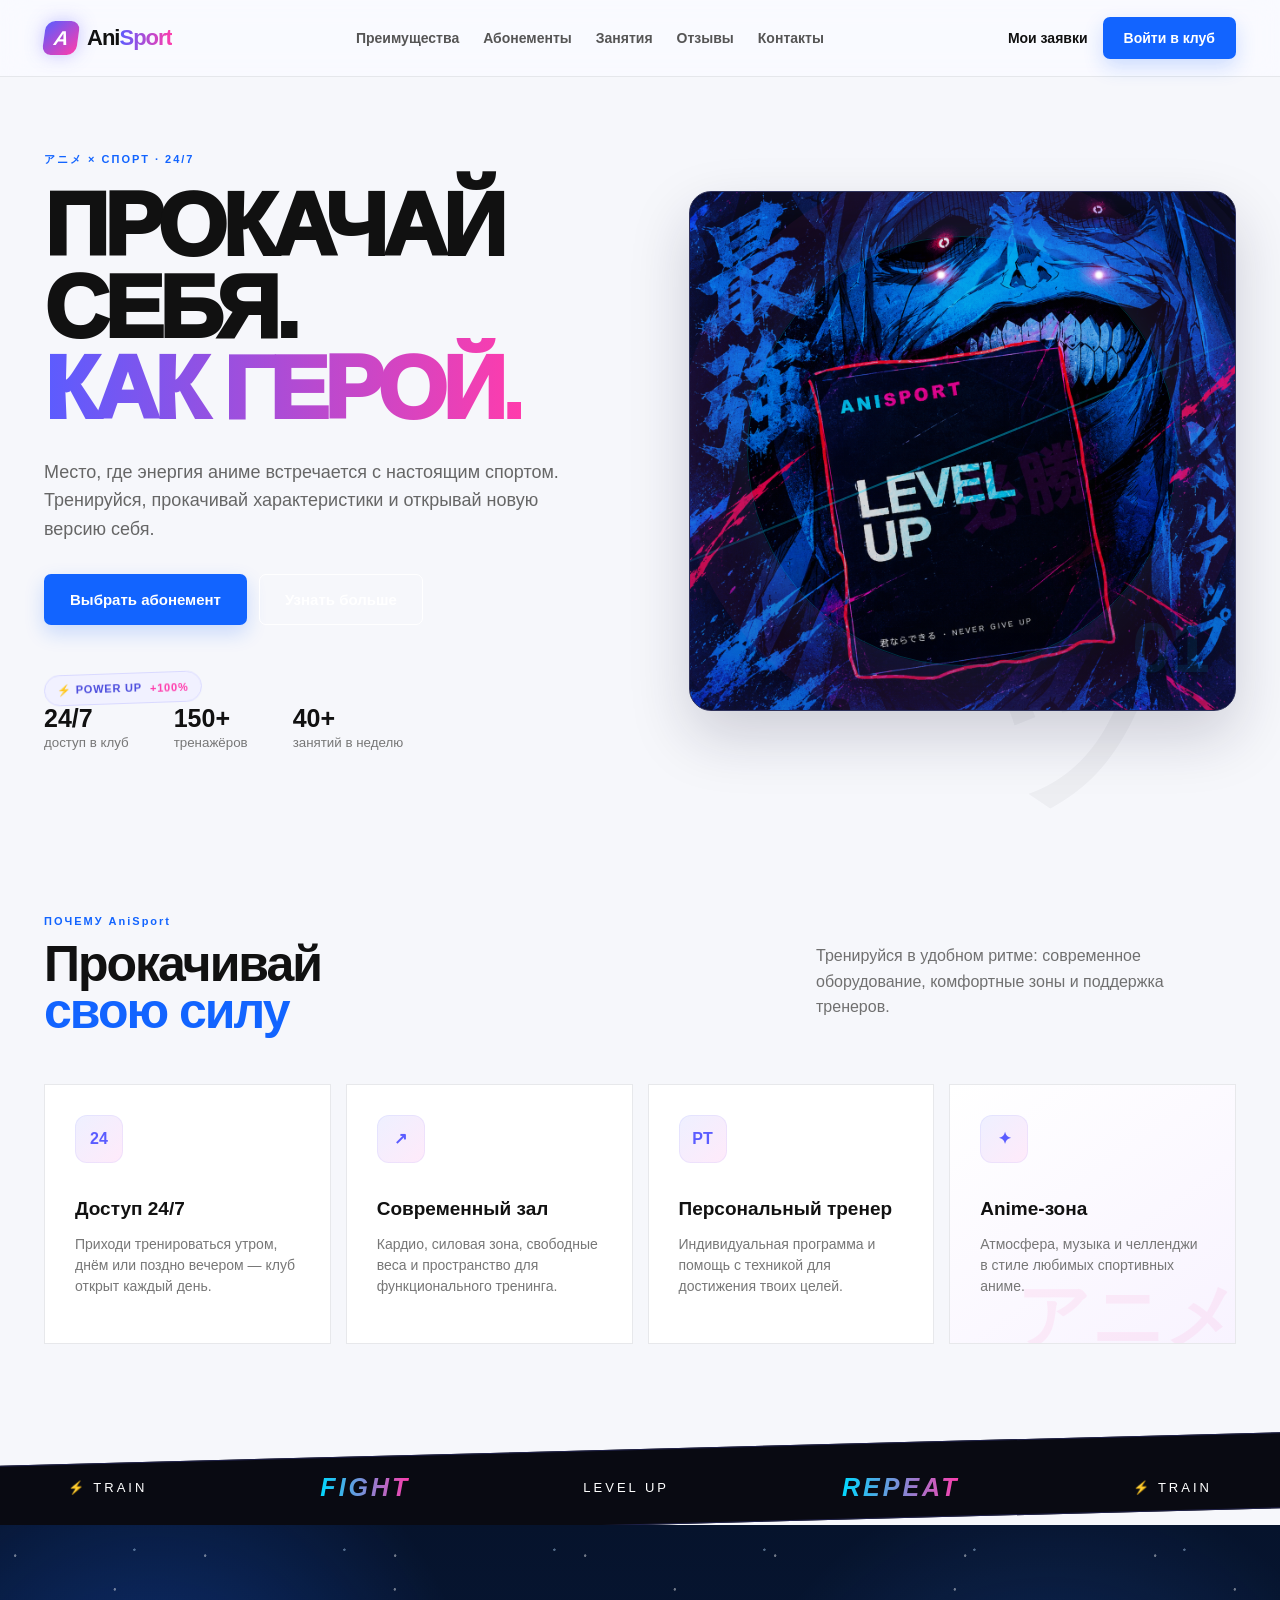
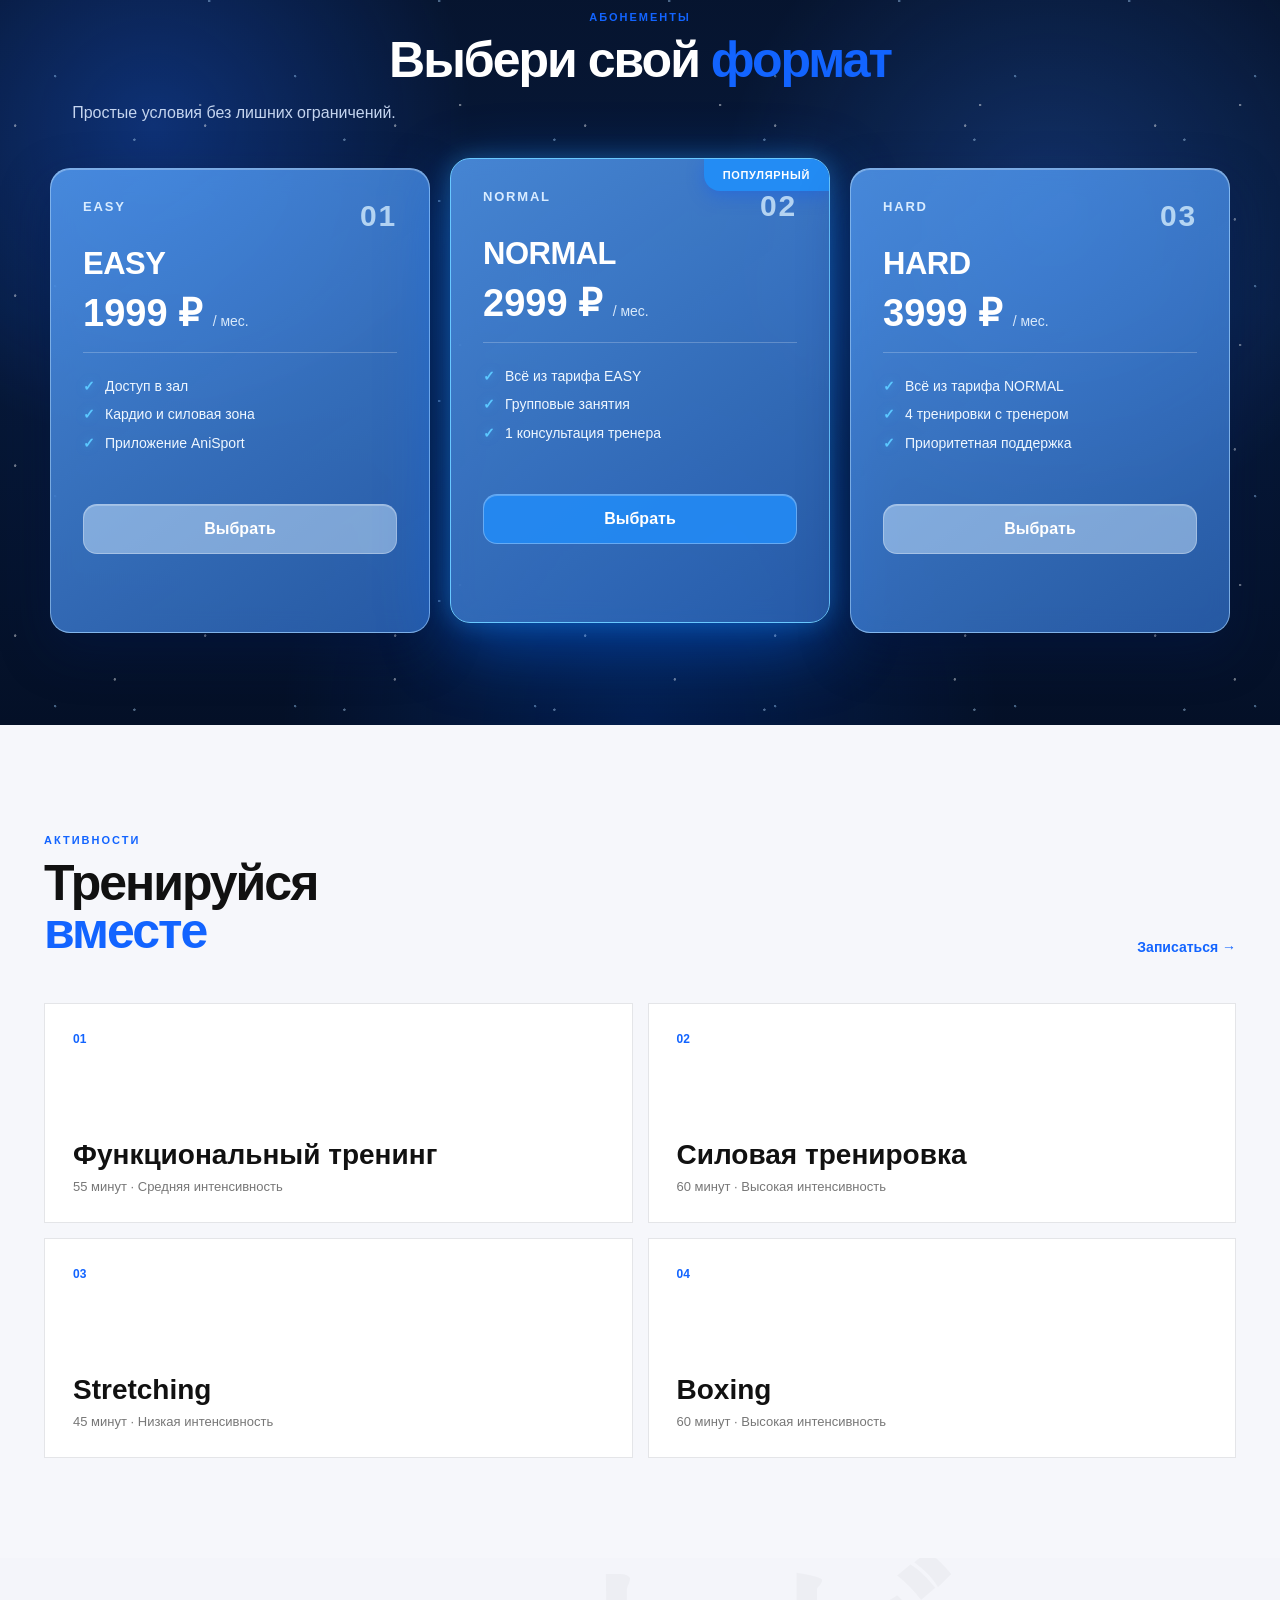
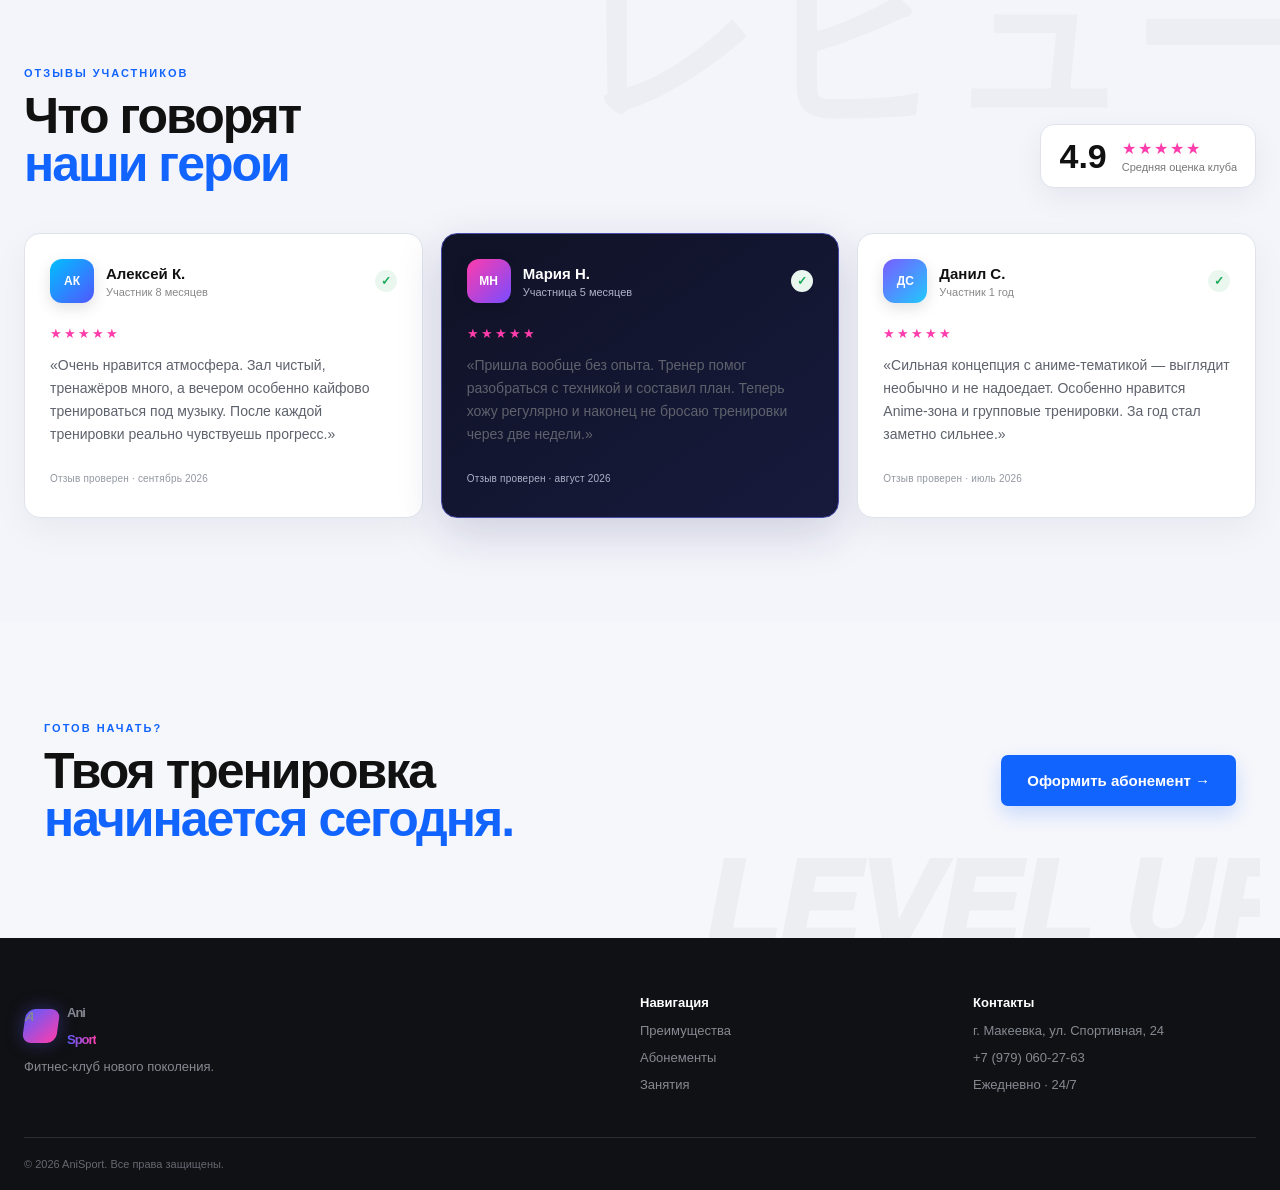
<file: index.html>
<!DOCTYPE html>
<html lang="ru">
<head>
<meta charset="UTF-8">
<meta name="viewport" content="width=device-width, initial-scale=1.0">
<title>AniSport — Фитнес-клуб</title>
<link rel="icon" href="img2/photo_2026-09-18_13-00-03.jpg">
<link rel="stylesheet" href="css2/style3.css">
<script src="JS/codirovka.js" defer></script>
</head>
<body>
<header class="site-header">
  <div class="header-content">
    <a class="brand" href="index.html"><span class="brand-mark">A</span><span>Ani<span>Sport</span></span></a>
    <nav>
      <a href="#advantages">Преимущества</a>
      <a href="#plans">Абонементы</a>
      <a href="#classes">Занятия</a>
      <a href="#reviews">Отзывы</a>
      <a href="#contacts">Контакты</a>
    </nav>
    <div class="header-actions">
      <a href="my-applications_final.html" class="header-link">Мои заявки</a>
      <a href="create-application_final.html" class="btn btn-blue">Войти в клуб</a>
    </div>
  </div>
</header>

<main>
<section class="hero">
  <div class="hero-content">
    <div class="eyebrow">アニメ × СПОРТ · 24/7</div>
    <h1>Прокачай себя.<br><span>Как герой.</span></h1>
    <p>Место, где энергия аниме встречается с настоящим спортом. Тренируйся, прокачивай характеристики и открывай новую версию себя.</p>
    <div class="hero-actions">
      <a href="create-application_final.html" class="btn btn-blue btn-large">Выбрать абонемент</a>
      <a href="#advantages" class="btn btn-outline btn-large">Узнать больше</a>
    </div>
    <div class="hero-badge">⚡ POWER UP <b>+100%</b></div>
    <div class="hero-stats">
      <div><strong>24/7</strong><small>доступ в клуб</small></div>
      <div><strong>150+</strong><small>тренажёров</small></div>
      <div><strong>40+</strong><small>занятий в неделю</small></div>
    </div>
  </div>
  <div class="hero-visual anime-poster-bg">
    <div class="hero-circle"></div>
    <div class="eye-glow eye-left"></div>
    <div class="eye-glow eye-right"></div>
    <div class="eye-scan"></div>
    <div class="floating-number">01</div>
  </div>
</section>

<section class="section" id="advantages">
  <div class="section-head">
    <div><span class="eyebrow">ПОЧЕМУ AniSport</span><h2>Прокачивай<br><span>свою силу</span></h2></div>
    <p>Тренируйся в удобном ритме: современное оборудование, комфортные зоны и поддержка тренеров.</p>
  </div>
  <div class="feature-grid">
    <article class="feature-card"><div class="feature-icon">24</div><h3>Доступ 24/7</h3><p>Приходи тренироваться утром, днём или поздно вечером — клуб открыт каждый день.</p></article>
    <article class="feature-card"><div class="feature-icon">↗</div><h3>Современный зал</h3><p>Кардио, силовая зона, свободные веса и пространство для функционального тренинга.</p></article>
    <article class="feature-card"><div class="feature-icon">PT</div><h3>Персональный тренер</h3><p>Индивидуальная программа и помощь с техникой для достижения твоих целей.</p></article>
    <article class="feature-card anime-card"><div class="feature-icon">✦</div><h3>Anime-зона</h3><p>Атмосфера, музыка и челленджи в стиле любимых спортивных аниме.</p></article>
  </div>
</section>

<section class="anime-strip"><div class="anime-strip-inner"><span>⚡ TRAIN</span><b>FIGHT</b><span>LEVEL UP</span><b>REPEAT</b><span>⚡ TRAIN</span></div></section>

<section class="plans-section" id="plans">
  <div class="section-head center">
    <span class="eyebrow">АБОНЕМЕНТЫ</span>
    <h2>Выбери свой <span>формат</span></h2>
    <p>Простые условия без лишних ограничений.</p>
  </div>
  <div class="plans">
    <article class="plan"><div class="plan-top"><span>EASY</span><b>01</b></div><h3>EASY</h3><div class="price">1999 ₽ <small>/ мес.</small></div><ul><li>Доступ в зал</li><li>Кардио и силовая зона</li><li>Приложение AniSport</li></ul><a href="create-application_final.html?plan=Старт" class="btn btn-dark">Выбрать</a></article>
    <article class="plan plan-featured"><div class="popular">ПОПУЛЯРНЫЙ</div><div class="plan-top"><span>NORMAL</span><b>02</b></div><h3>NORMAL</h3><div class="price">2999 ₽ <small>/ мес.</small></div><ul><li>Всё из тарифа EASY</li><li>Групповые занятия</li><li>1 консультация тренера</li></ul><a href="create-application_final.html?plan=Pro" class="btn btn-blue">Выбрать</a></article>
    <article class="plan"><div class="plan-top"><span>HARD</span><b>03</b></div><h3>HARD</h3><div class="price">3999 ₽ <small>/ мес.</small></div><ul><li>Всё из тарифа NORMAL</li><li>4 тренировки с тренером</li><li>Приоритетная поддержка</li></ul><a href="create-application_final.html?plan=Max" class="btn btn-dark">Выбрать</a></article>
  </div>
</section>

<section class="classes section" id="classes">
  <div class="section-head"><div><span class="eyebrow">АКТИВНОСТИ</span><h2>Тренируйся<br><span>вместе</span></h2></div><a href="create-application_final.html" class="text-link">Записаться →</a></div>
  <div class="class-grid">
    <div class="class-card class-main"><span>01</span><div><h3>Функциональный тренинг</h3><p>55 минут · Средняя интенсивность</p></div></div>
    <div class="class-card"><span>02</span><div><h3>Силовая тренировка</h3><p>60 минут · Высокая интенсивность</p></div></div>
    <div class="class-card"><span>03</span><div><h3>Stretching</h3><p>45 минут · Низкая интенсивность</p></div></div>
    <div class="class-card"><span>04</span><div><h3>Boxing</h3><p>60 минут · Высокая интенсивность</p></div></div>
  </div>
</section>

<section class="reviews-section" id="reviews">
  <div class="reviews-head">
    <div>
      <span class="eyebrow">ОТЗЫВЫ УЧАСТНИКОВ</span>
      <h2>Что говорят<br><span>наши герои</span></h2>
    </div>
    <div class="rating-box"><strong>4.9</strong><div><span class="stars">★★★★★</span><small>Средняя оценка клуба</small></div></div>
  </div>
  <div class="reviews-grid">
    <article class="review-card">
      <div class="review-top"><div class="review-avatar avatar-blue">АК</div><div><b>Алексей К.</b><span>Участник 8 месяцев</span></div><span class="review-check">✓</span></div>
      <div class="review-stars">★★★★★</div>
      <p>«Очень нравится атмосфера. Зал чистый, тренажёров много, а вечером особенно кайфово тренироваться под музыку. После каждой тренировки реально чувствуешь прогресс.»</p>
      <small class="review-date">Отзыв проверен · сентябрь 2026</small>
    </article>
    <article class="review-card review-featured">
      <div class="review-top"><div class="review-avatar avatar-pink">МН</div><div><b>Мария Н.</b><span>Участница 5 месяцев</span></div><span class="review-check">✓</span></div>
      <div class="review-stars">★★★★★</div>
      <p>«Пришла вообще без опыта. Тренер помог разобраться с техникой и составил план. Теперь хожу регулярно и наконец не бросаю тренировки через две недели.»</p>
      <small class="review-date">Отзыв проверен · август 2026</small>
    </article>
    <article class="review-card">
      <div class="review-top"><div class="review-avatar avatar-purple">ДС</div><div><b>Данил С.</b><span>Участник 1 год</span></div><span class="review-check">✓</span></div>
      <div class="review-stars">★★★★★</div>
      <p>«Сильная концепция с аниме-тематикой — выглядит необычно и не надоедает. Особенно нравится Anime-зона и групповые тренировки. За год стал заметно сильнее.»</p>
      <small class="review-date">Отзыв проверен · июль 2026</small>
    </article>
  </div>
</section>

<section class="cta" id="contacts">
  <div><span class="eyebrow">ГОТОВ НАЧАТЬ?</span><h2>Твоя тренировка<br><span>начинается сегодня.</span></h2></div>
  <a href="create-application_final.html" class="btn btn-blue btn-large">Оформить абонемент →</a>
</section>
</main>

<footer>
  <div class="footer-grid">
    <div><a class="brand" href="index.html"><span class="brand-mark">A</span><span>Ani<span>Sport</span></span></a><p>Фитнес-клуб нового поколения.</p></div>
    <div><b>Навигация</b><a href="#advantages">Преимущества</a><a href="#plans">Абонементы</a><a href="#classes">Занятия</a></div>
    <div><b>Контакты</b><span>г. Макеевка, ул. Спортивная, 24</span><span>+7 (979) 060-27-63</span><span>Ежедневно · 24/7</span></div>
  </div>
  <div class="copyright">© 2026 AniSport. Все права защищены.</div>
</footer>
<div id="toast" class="toast hidden"></div>
</body>
</html>
</file>
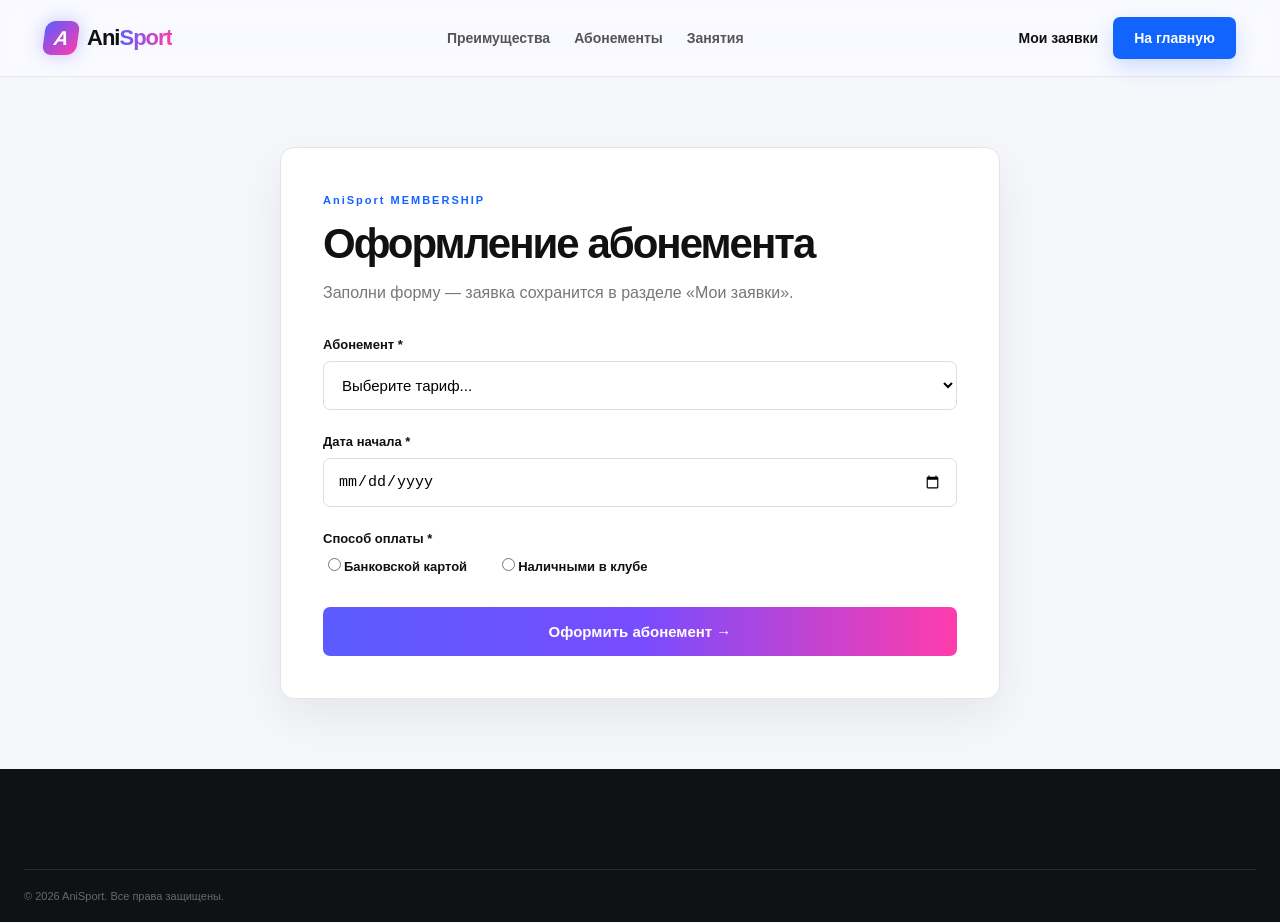
<file: create-application_final.html>
<!DOCTYPE html>
<html lang="ru"><head><meta charset="UTF-8"><meta name="viewport" content="width=device-width,initial-scale=1.0"><title>Абонемент — AniSport</title><link rel="stylesheet" href="css2/style3.css"><script src="JS/codirovka.js" defer></script></head>
<body>
<header class="site-header"><div class="header-content"><a class="brand" href="index.html"><span class="brand-mark">A</span><span>Ani<span>Sport</span></span></a><nav><a href="index.html#advantages">Преимущества</a><a href="index.html#plans">Абонементы</a><a href="index.html#classes">Занятия</a></nav><div class="header-actions"><a href="my-applications_final.html" class="header-link">Мои заявки</a><a href="index.html" class="btn btn-blue">На главную</a></div></div></header>
<main>
<form class="application-form" id="applicationForm">
<span class="eyebrow">AniSport MEMBERSHIP</span><h2>Оформление абонемента</h2>
<p class="form-intro">Заполни форму — заявка сохранится в разделе «Мои заявки».</p>
<div class="form-group"><label for="course">Абонемент *</label><select id="course" name="course" required><option value="">Выберите тариф...</option><option>Старт — 1999 ₽/мес.</option><option>Pro — 2999 ₽/мес.</option><option>Max — 3999 ₽/мес.</option></select></div>
<div class="form-group"><label for="startDate">Дата начала *</label><input type="date" id="startDate" required></div>
<div class="form-group"><span class="payment-title">Способ оплаты *</span><div class="payment-options"><label class="payment-option"><input type="radio" name="payment" value="Картой" required><span>Банковской картой</span></label><label class="payment-option"><input type="radio" name="payment" value="Наличными"><span>Наличными в клубе</span></label></div></div>
<button class="submit-application" type="submit">Оформить абонемент →</button><div class="form-message" id="formMessage"></div>
</form></main>
<footer><div class="copyright">© 2026 AniSport. Все права защищены.</div></footer>
<script>
const params=new URLSearchParams(location.search), plan=params.get('plan');
if(plan){document.getElementById('course').value=[...document.querySelectorAll('#course option')].find(o=>o.textContent.startsWith(plan))?.value||''}
document.getElementById('applicationForm').addEventListener('submit',e=>{
e.preventDefault();if(!e.target.checkValidity()){e.target.reportValidity();return}
const course=document.getElementById('course').value,dateValue=document.getElementById('startDate').value,payment=document.querySelector('input[name="payment"]:checked').value;
const date=dateValue.split('-').reverse().join('.'), application={id:Date.now(),course,startDate:date,payment,status:'Новая'};
const applications=JSON.parse(localStorage.getItem('applications')||'[]');applications.push(application);localStorage.setItem('applications',JSON.stringify(applications));
const m=document.getElementById('formMessage');m.innerHTML='Готово! Заявка №<b>'+application.id+'</b> создана. <a href="my-applications_final.html">Перейти к заявкам →</a>';m.style.display='block';e.target.reset();
});
</script></body></html>
</file>
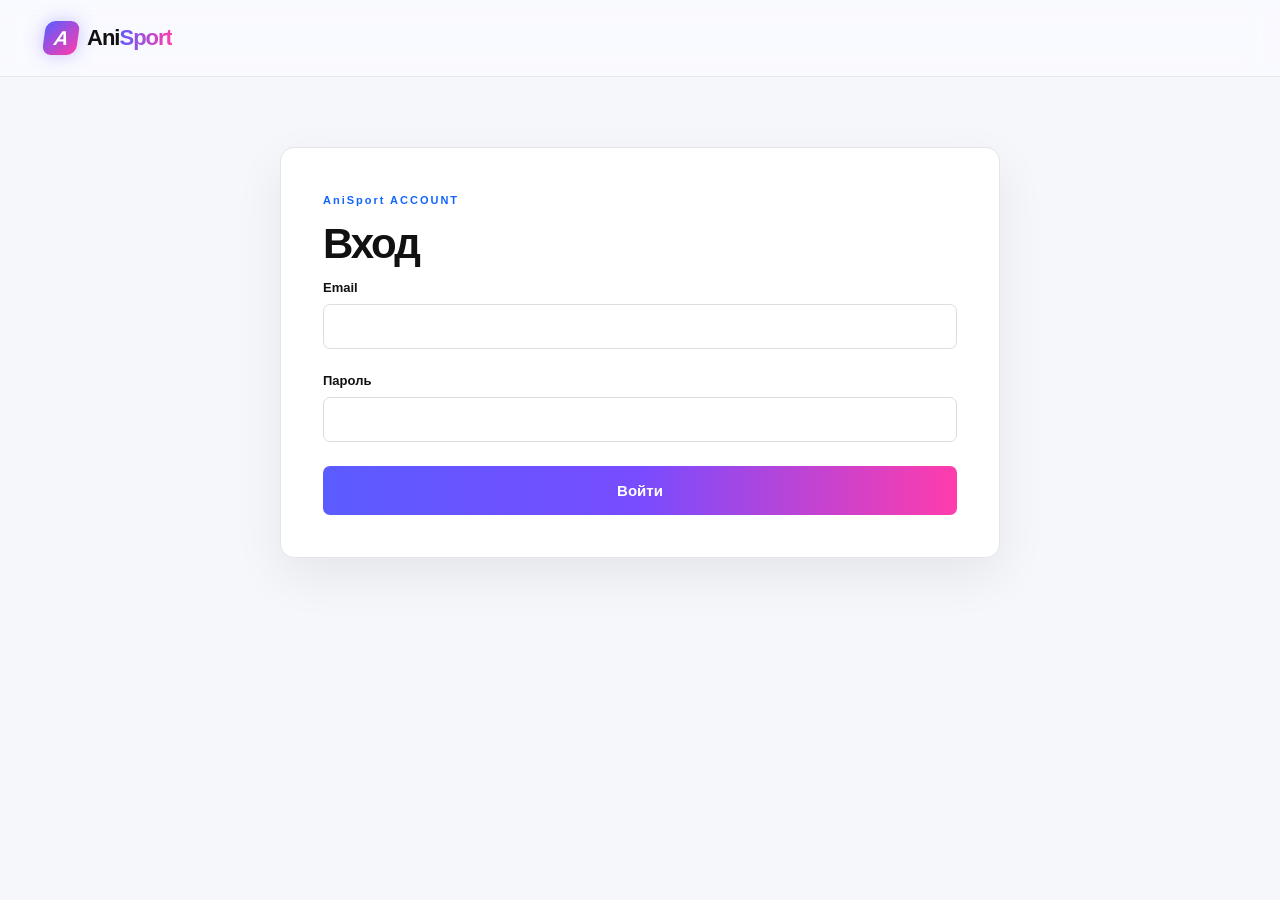
<file: login.html>
<!doctype html><html lang="ru"><head><meta charset="UTF-8"><meta name="viewport" content="width=device-width,initial-scale=1"><title>Вход — AniSport</title><link rel="stylesheet" href="css2/style3.css"></head><body><header class="site-header"><div class="header-content"><a class="brand" href="index.html"><span class="brand-mark">A</span><span>Ani<span>Sport</span></span></a></div></header><main><form class="application-form" onsubmit="event.preventDefault();location.href='index.html'"><span class="eyebrow">AniSport ACCOUNT</span><h2>Вход</h2><div class="form-group"><label>Email</label><input type="email" required style="width:100%;padding:14px;border:1px solid #ddd;border-radius:7px"></div><div class="form-group"><label>Пароль</label><input type="password" required style="width:100%;padding:14px;border:1px solid #ddd;border-radius:7px"></div><button class="submit-application">Войти</button></form></main></body></html>
</file>
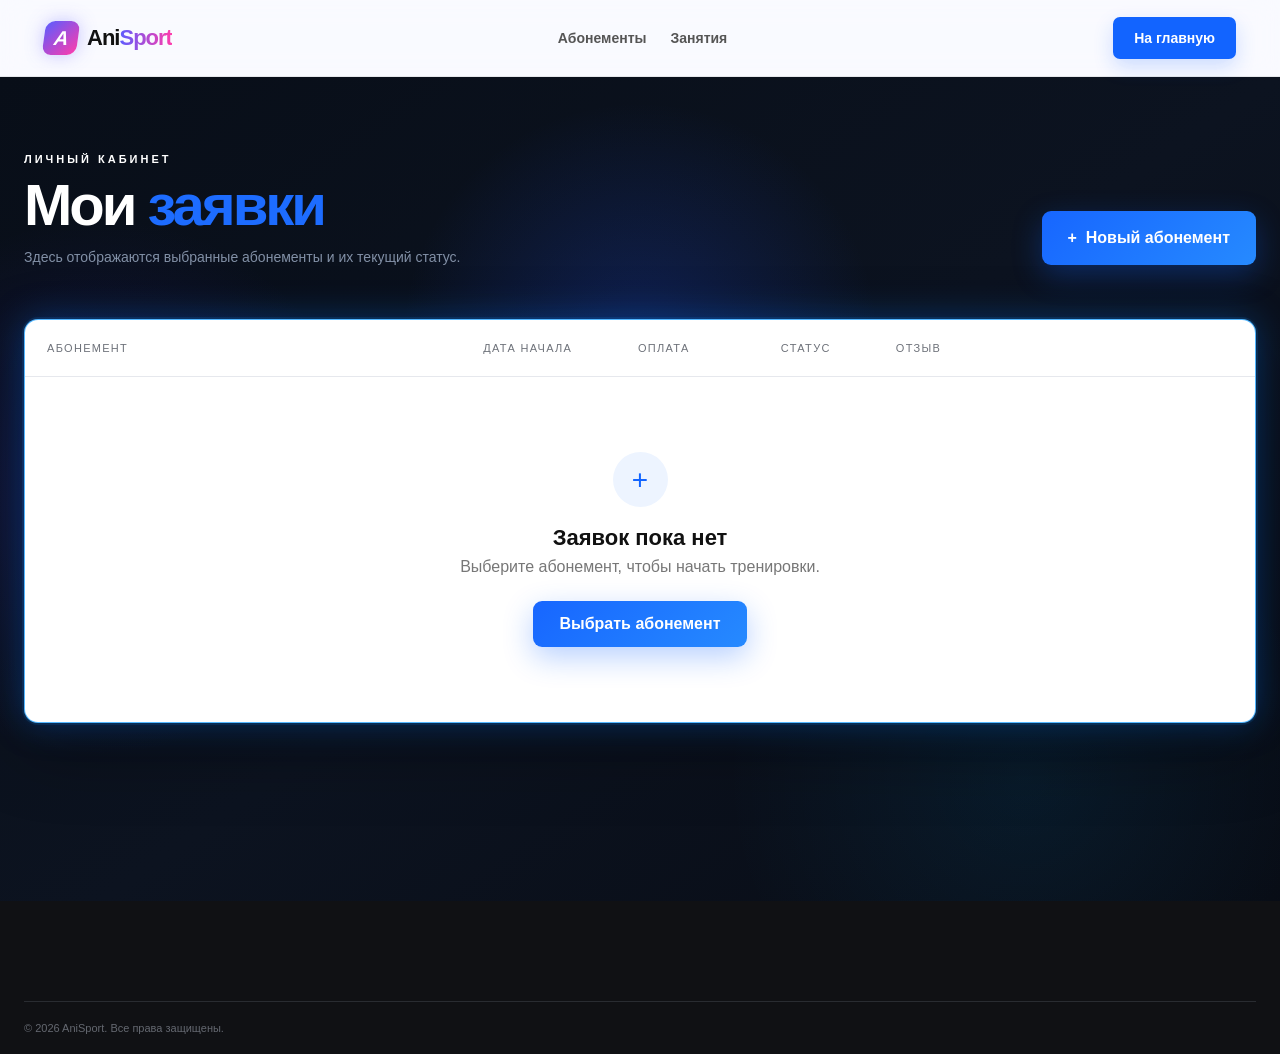
<file: my-applications_final.html>
<!DOCTYPE html><html lang="ru"><head><meta charset="UTF-8"><meta name="viewport" content="width=device-width,initial-scale=1.0"><title>Мои заявки — AniSport</title><link rel="stylesheet" href="css2/style3.css"><style>
.applications-page{min-height:calc(100vh - 76px);padding:76px 24px 110px;background:radial-gradient(circle at 50% 32%,rgba(32,83,255,.23),transparent 28%),radial-gradient(circle at 80% 85%,rgba(0,174,255,.08),transparent 24%),linear-gradient(145deg,#080e18,#0c1320 52%,#080c15);color:#fff;position:relative;overflow:hidden}.applications-page:before{content:'';position:absolute;width:560px;height:560px;left:-180px;top:130px;background:radial-gradient(circle,rgba(74,55,255,.16),transparent 68%);pointer-events:none}.applications-shell{max-width:1240px;margin:auto;position:relative;z-index:1}.applications-head{display:flex;align-items:flex-end;justify-content:space-between;gap:30px;margin-bottom:54px}.applications-eyebrow{font-size:11px;letter-spacing:3px;font-weight:900;color:#fff;margin-bottom:12px}.applications-head h1{font-size:58px;line-height:.95;letter-spacing:-3px;margin:0}.applications-head h1 span{color:#1d6cff}.applications-head p{margin:17px 0 0;color:#8290a6;font-size:14px}.applications-new-btn{display:inline-flex;align-items:center;justify-content:center;min-height:54px;padding:0 26px;border-radius:9px;background:linear-gradient(135deg,#1766ff,#268aff);color:#fff;font-weight:800;box-shadow:0 10px 30px rgba(18,100,255,.3);transition:.2s}.applications-new-btn:hover{transform:translateY(-2px);box-shadow:0 14px 38px rgba(18,100,255,.45)}.applications-table-card{background:#fff;color:#111;border-radius:14px;overflow:hidden;border:1px solid rgba(65,176,255,.9);box-shadow:0 0 0 2px rgba(31,147,255,.12),0 0 35px rgba(0,119,255,.35),0 25px 70px rgba(0,0,0,.35)}.applications-table-head,.application-row{display:grid;grid-template-columns:2.2fr .78fr .72fr .58fr 1.7fr;align-items:center}.applications-table-head{min-height:57px;padding:0 22px;border-bottom:1px solid #e6e8ed;color:#6e727a;font-size:11px;letter-spacing:1.3px}.application-row{min-height:104px;padding:16px 22px;border-bottom:1px solid #e8e9ed;gap:14px}.application-row:last-child{border-bottom:0}.application-plan{display:flex;align-items:center;gap:13px;min-width:0}.application-plan b{display:block;font-size:14px;white-space:nowrap;overflow:hidden;text-overflow:ellipsis}.application-plan small{display:block;color:#9298a1;font-size:10px;margin-top:6px}.plan-mini{width:38px;height:38px;flex:none;border-radius:10px;display:grid;place-items:center;background:linear-gradient(135deg,#111a32,#176cff);color:#65cfff;font-size:10px;font-weight:900;box-shadow:0 5px 15px rgba(23,108,255,.22)}.application-date,.application-payment{font-size:13px;color:#24272d}.application-status{display:inline-flex;padding:8px 13px;border-radius:20px;background:#edf4ff;color:#1264ff;font-weight:800;font-size:11px}.application-feedback{display:flex;align-items:center;gap:9px}.application-feedback textarea{width:100%;height:58px;resize:none;border:1px solid #dedfe3;border-radius:9px;padding:11px 12px;font:12px Arial;color:#222;outline:none;background:#fafafa;transition:.2s}.application-feedback textarea:focus{border-color:#3989ff;box-shadow:0 0 0 3px rgba(57,137,255,.1)}.feedback-btn{height:58px;min-width:133px;border:0;border-radius:9px;background:#111;color:#fff;font-weight:800;font-size:11px;cursor:pointer;transition:.2s}.feedback-btn:hover{background:#1264ff;transform:translateY(-1px)}.feedback-btn.sent{background:#168c52}.applications-empty{padding:75px 20px;text-align:center}.empty-icon{width:55px;height:55px;margin:auto;border-radius:50%;display:grid;place-items:center;background:#edf4ff;color:#1264ff;font-size:28px}.applications-empty h3{font-size:22px;margin:18px 0 7px}.applications-empty p{color:#777;margin:0 0 25px}.applications-empty .applications-new-btn{min-height:46px}.applications-empty a{color:#fff!important}@media(max-width:900px){.applications-head{align-items:flex-start;flex-direction:column}.applications-table-card{overflow-x:auto}.applications-table-head,.application-row{min-width:1050px}.applications-head h1{font-size:48px}}@media(max-width:600px){.applications-page{padding:55px 15px 80px}.applications-head h1{font-size:42px}.applications-new-btn{width:100%}}
</style></head><body>
<header class="site-header"><div class="header-content"><a class="brand" href="index.html"><span class="brand-mark">A</span><span>Ani<span>Sport</span></span></a><nav><a href="index.html#plans">Абонементы</a><a href="index.html#classes">Занятия</a></nav><div class="header-actions"><a href="index.html" class="btn btn-blue">На главную</a></div></div></header>
<main class="applications-page">
  <div class="applications-shell">
    <div class="applications-head">
      <div>
        <div class="applications-eyebrow">ЛИЧНЫЙ КАБИНЕТ</div>
        <h1>Мои <span>заявки</span></h1>
        <p>Здесь отображаются выбранные абонементы и их текущий статус.</p>
      </div>
      <a href="create-application_final.html" class="applications-new-btn">+&nbsp; Новый абонемент</a>
    </div>

    <div class="applications-table-card">
      <div class="applications-table-head">
        <div>АБОНЕМЕНТ</div><div>ДАТА НАЧАЛА</div><div>ОПЛАТА</div><div>СТАТУС</div><div>ОТЗЫВ</div>
      </div>
      <div id="applicationsBody" class="applications-list"></div>
    </div>
  </div>
</main>
<footer><div class="copyright">© 2026 AniSport. Все права защищены.</div></footer>
<script>
function escapeHtml(t){const d=document.createElement('div');d.textContent=t??'';return d.innerHTML}
function load(){
  const apps=JSON.parse(localStorage.getItem('applications')||'[]');
  const body=document.getElementById('applicationsBody');
  if(!apps.length){
    body.innerHTML='<div class="applications-empty"><div class="empty-icon">+</div><h3>Заявок пока нет</h3><p>Выберите абонемент, чтобы начать тренировки.</p><a href="create-application_final.html" class="applications-new-btn">Выбрать абонемент</a></div>';
    return;
  }
  body.innerHTML=apps.map((a,i)=>`
    <div class="application-row">
      <div class="application-plan"><span class="plan-mini">ANI</span><div><b>${escapeHtml(a.course)}</b><small>Абонемент AniSport</small></div></div>
      <div class="application-date">${escapeHtml(a.startDate || '—')}</div>
      <div class="application-payment">${escapeHtml(a.payment || '—')}</div>
      <div><span class="application-status">${escapeHtml(a.status || 'Новая')}</span></div>
      <div class="application-feedback">
        <textarea id="f${i}" placeholder="Ваш отзыв..." maxlength="180" disabled></textarea>
        <button class="feedback-btn" onclick="feedback('f${i}',this)">Оставить отзыв</button>
      </div>
    </div>`).join('');
}
function feedback(id,b){
  const t=document.getElementById(id);
  if(t.disabled){t.disabled=false;t.focus();b.textContent='Отправить';return}
  if(!t.value.trim())return;
  t.disabled=true;b.textContent='Отправлено ✓';b.classList.add('sent');b.disabled=true;
}
load();
</script></body></html>
</file>
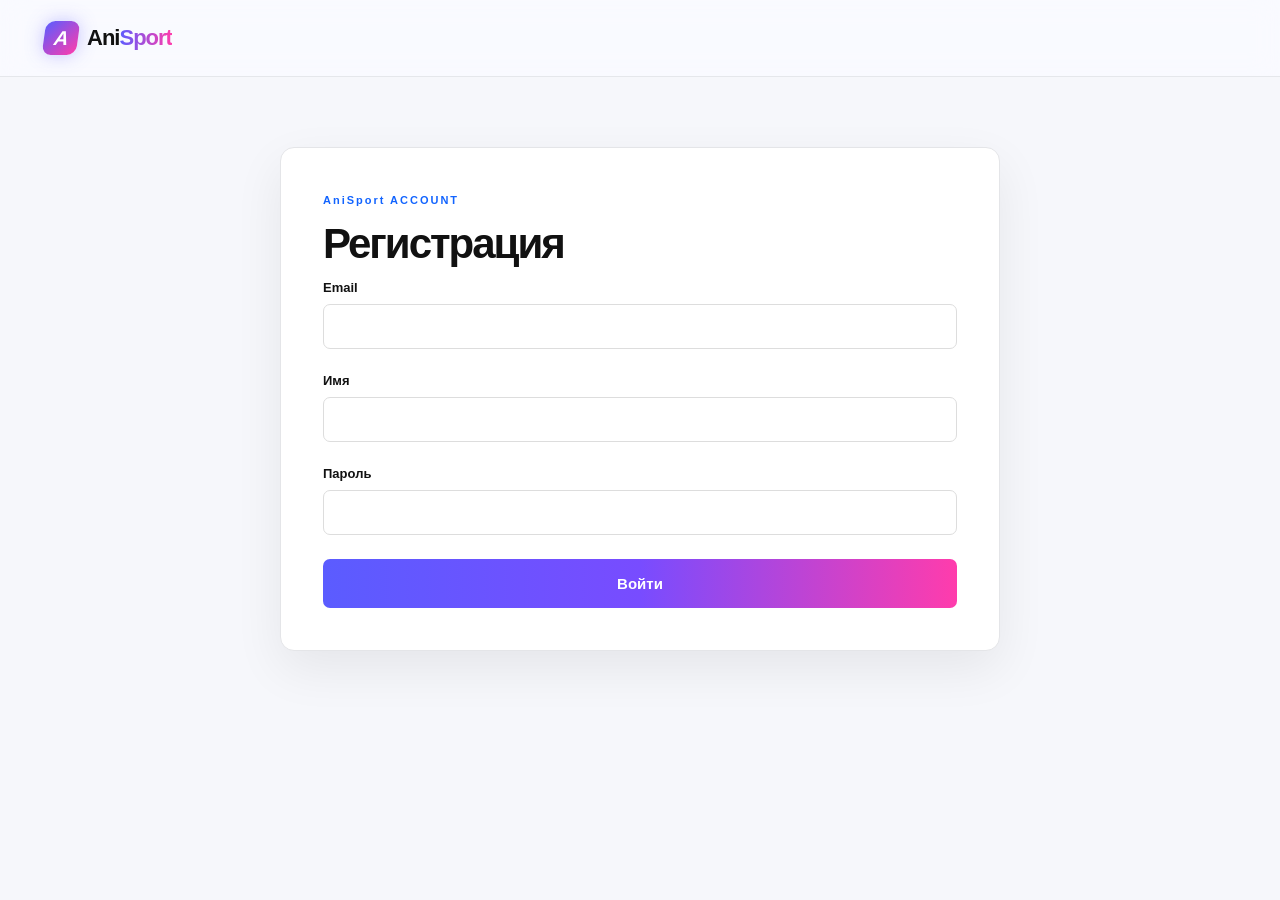
<file: register.html>
<!doctype html><html lang="ru"><head><meta charset="UTF-8"><meta name="viewport" content="width=device-width,initial-scale=1"><title>Регистрация — AniSport</title><link rel="stylesheet" href="css2/style3.css"></head><body><header class="site-header"><div class="header-content"><a class="brand" href="index.html"><span class="brand-mark">A</span><span>Ani<span>Sport</span></span></a></div></header><main><form class="application-form" onsubmit="event.preventDefault();location.href='index.html'"><span class="eyebrow">AniSport ACCOUNT</span><h2>Регистрация</h2><div class="form-group"><label>Email</label><input type="email" required style="width:100%;padding:14px;border:1px solid #ddd;border-radius:7px"></div><div class="form-group"><label>Имя</label><input type="text" required style="width:100%;padding:14px;border:1px solid #ddd;border-radius:7px"></div><div class="form-group"><label>Пароль</label><input type="password" required style="width:100%;padding:14px;border:1px solid #ddd;border-radius:7px"></div><button class="submit-application">Войти</button></form></main></body></html>
</file>
<file: css2/style3.css>
*{box-sizing:border-box}html{scroll-behavior:smooth}body{margin:0;background:#f5f6f8;color:#111;font-family:Arial,Helvetica,sans-serif}a{text-decoration:none;color:inherit}.site-header{position:sticky;top:0;z-index:20;background:rgba(255,255,255,.94);backdrop-filter:blur(14px);border-bottom:1px solid #e5e7eb}.header-content{max-width:1240px;margin:auto;min-height:76px;padding:0 24px;display:flex;align-items:center;gap:32px}.brand{display:flex;align-items:center;gap:9px;font-weight:900;font-size:22px;letter-spacing:-1px}.brand>span:last-child span{color:#1264ff}.brand-mark{width:34px;height:34px;border-radius:9px;background:#1264ff;color:#fff;display:grid;place-items:center;font-size:20px;font-style:italic}.site-header nav{display:flex;gap:24px;margin:auto;font-size:14px;font-weight:700;color:#555}.site-header nav a,.header-link{transition:.2s}.site-header nav a:hover,.header-link:hover{color:#1264ff}.header-actions{display:flex;align-items:center;gap:15px}.header-link{font-size:14px;font-weight:700}.btn{display:inline-flex;align-items:center;justify-content:center;border-radius:7px;padding:12px 20px;font-weight:800;font-size:14px;border:1px solid transparent;transition:transform .2s,background .2s,box-shadow .2s}.btn:hover{transform:translateY(-2px)}.btn-blue{background:#1264ff;color:white;box-shadow:0 8px 20px rgba(18,100,255,.2)}.btn-blue:hover{background:#004fe5}.btn-outline{border-color:#fff;color:#fff;background:transparent}.btn-outline:hover{background:#fff;color:#111}.btn-dark{background:#111;color:#fff}.btn-large{padding:16px 25px;font-size:15px}.hero{max-width:1240px;margin:0 auto;min-height:650px;padding:75px 24px 55px;display:grid;grid-template-columns:1.05fr .95fr;align-items:center;gap:40px}.hero-content{position:relative;z-index:2}.eyebrow{font-size:11px;letter-spacing:2px;font-weight:900;color:#1264ff}.hero h1{font-size:clamp(52px,7vw,92px);line-height:.91;letter-spacing:-5px;margin:18px 0 28px}.hero h1 span,h2 span{color:#1264ff}.hero p{font-size:18px;line-height:1.6;max-width:560px;color:#666}.hero-actions{display:flex;gap:12px;margin:30px 0 45px}.hero-stats{display:flex;gap:45px}.hero-stats strong{display:block;font-size:25px}.hero-stats small{color:#777}.hero-visual{height:520px;position:relative;overflow:hidden;border-radius:22px;background:linear-gradient(145deg,#101114,#24272d);display:flex;align-items:center;justify-content:center}.hero-circle{position:absolute;width:430px;height:430px;border:1px solid rgba(255,255,255,.13);border-radius:50%;box-shadow:0 0 0 70px rgba(18,100,255,.06),0 0 0 140px rgba(255,255,255,.025)}.hero-card{width:270px;height:350px;background:linear-gradient(150deg,#17191d,#08090b);border:1px solid #45484f;transform:rotate(-8deg);padding:28px;color:#fff;box-shadow:25px 25px 50px #000;display:flex;flex-direction:column}.hero-card span{color:#1264ff;font-weight:900;letter-spacing:2px}.hero-card b{font-size:55px;line-height:.85;margin:auto 0;letter-spacing:-3px}.hero-card small{font-size:8px;letter-spacing:2px}.floating-number{position:absolute;right:25px;bottom:22px;color:#fff;font-size:70px;font-weight:900;opacity:.08}.section{max-width:1240px;margin:auto;padding:105px 24px}.section-head{display:flex;align-items:end;justify-content:space-between;gap:35px;margin-bottom:48px}.section-head h2,.center h2{font-size:50px;letter-spacing:-2px;line-height:.95;margin:12px 0 0}.section-head>p{max-width:420px;color:#707070;line-height:1.6}.feature-grid{display:grid;grid-template-columns:repeat(4,1fr);gap:15px}.feature-card{background:#fff;padding:30px;min-height:260px;border:1px solid #e7e8eb;transition:.25s}.feature-card:hover{transform:translateY(-7px);box-shadow:0 18px 40px rgba(0,0,0,.08);border-color:#cbd9ff}.feature-icon{width:48px;height:48px;border-radius:12px;background:#edf3ff;color:#1264ff;display:grid;place-items:center;font-weight:900;margin-bottom:35px}.feature-card h3{margin:0 0 12px;font-size:19px}.feature-card p{color:#777;line-height:1.5;font-size:14px}.plans-section{background:#101114;color:#fff;padding:105px 24px}.plans-section>.section-head{max-width:1240px;margin:0 auto 48px}.center{display:block;text-align:center}.center p{color:#8d9097}.plans{max-width:1000px;margin:auto;display:grid;grid-template-columns:repeat(3,1fr);gap:16px}.plan{background:#191b20;padding:30px;position:relative;border:1px solid #2c2f35}.plan-featured{border-color:#1264ff;transform:translateY(-10px)}.popular{position:absolute;top:0;right:0;background:#1264ff;padding:8px 13px;font-size:9px;font-weight:900;letter-spacing:1px}.plan-top{display:flex;justify-content:space-between;color:#8c9098;font-size:11px;font-weight:900;letter-spacing:2px}.plan-top b{font-size:14px;color:#1264ff}.plan h3{font-size:27px;margin:45px 0 15px}.price{font-size:30px;font-weight:900}.price small{font-size:12px;color:#888}.plan ul{list-style:none;padding:20px 0;margin:0 0 25px;border-top:1px solid #2c2f35;color:#bbb;line-height:2.1;font-size:13px}.plan li:before{content:'✓';color:#1264ff;margin-right:10px;font-weight:bold}.plan .btn{width:100%}.classes{padding-bottom:100px}.text-link{color:#1264ff;font-weight:900;font-size:14px}.class-grid{display:grid;grid-template-columns:1fr 1fr;gap:15px}.class-card{min-height:220px;background:#fff;border:1px solid #e4e5e8;padding:28px;display:flex;flex-direction:column;justify-content:space-between;transition:.25s}.class-card:hover{background:#1264ff;color:#fff;transform:translateY(-4px)}.class-card:hover p{color:#dce8ff}.class-card span{font-size:12px;color:#1264ff;font-weight:900}.class-card:hover span{color:#fff}.class-card h3{font-size:28px;margin:0 0 8px}.class-card p{color:#777;margin:0;font-size:13px}.quote-section{background:#e9effb;padding:100px 24px;text-align:center}.quote-mark{font-size:80px;color:#1264ff;height:50px}.quote-section blockquote{max-width:850px;margin:20px auto;font-size:36px;line-height:1.15;font-weight:800;letter-spacing:-1px}.quote-section p{color:#6d7480}.cta{max-width:1240px;margin:auto;padding:95px 24px;display:flex;justify-content:space-between;align-items:center;gap:30px}.cta h2{font-size:50px;line-height:.95;letter-spacing:-2px;margin:12px 0 0}footer{background:#101114;color:#fff;padding:55px 24px 20px}.footer-grid{max-width:1240px;margin:auto;display:grid;grid-template-columns:2fr 1fr 1fr;gap:50px}.footer-grid p,.footer-grid span,.footer-grid a:not(.brand){display:block;color:#858991;font-size:13px;margin-top:12px}.footer-grid b{font-size:13px}.copyright{max-width:1240px;margin:45px auto 0;padding-top:20px;border-top:1px solid #292c31;color:#646870;font-size:11px}.toast{position:fixed;right:20px;bottom:20px;background:#111;color:#fff;padding:14px 18px;border-radius:8px;z-index:99}.hidden{display:none}@media(max-width:900px){.site-header nav{display:none}.hero{grid-template-columns:1fr}.hero-visual{height:430px}.feature-grid{grid-template-columns:1fr 1fr}.plans{grid-template-columns:1fr}.plan-featured{transform:none}.section-head,.cta{display:block}.section-head>p{margin-top:25px}.cta .btn{margin-top:30px}.footer-grid{grid-template-columns:1fr 1fr}}@media(max-width:600px){.header-content{padding:0 15px}.header-link{display:none}.hero{padding-top:50px}.hero h1{font-size:54px;letter-spacing:-3px}.hero-actions{flex-direction:column}.hero-stats{gap:18px}.hero-visual{height:350px}.feature-grid,.class-grid,.footer-grid{grid-template-columns:1fr}.section,.cta{padding-top:70px;padding-bottom:70px}.section-head h2,.cta h2{font-size:40px}.quote-section blockquote{font-size:27px}.plans-section{padding-top:70px;padding-bottom:70px}}
.application-form{max-width:720px;margin:70px auto;padding:42px;background:#fff;border:1px solid #e4e5e8;border-radius:14px;box-shadow:0 18px 50px rgba(0,0,0,.07)}.application-form h2{font-size:42px;letter-spacing:-2px;margin:12px 0}.form-intro{color:#777;margin-bottom:35px}.form-group{margin:0 0 24px}.form-group label,.payment-title{display:block;margin-bottom:9px;font-weight:800;font-size:13px}.application-form select,.application-form input[type=date]{width:100%;padding:14px;border:1px solid #ddd;border-radius:7px;font-size:15px;background:#fff}.payment-options{display:flex;gap:30px}.payment-option{display:flex;gap:9px;align-items:center;cursor:pointer}.submit-application{width:100%;border:0;padding:16px;border-radius:7px;background:#1264ff;color:#fff;font-size:15px;font-weight:800;cursor:pointer}.form-message{display:none;margin-top:18px;padding:14px;border-radius:7px;background:#edf3ff;color:#1452c4;text-align:center}.form-message a{font-weight:800}@media(max-width:600px){.application-form{margin:35px 12px;padding:25px}.payment-options{flex-direction:column;gap:14px}}.applications-wrap{background:#fff;border:1px solid #e5e6e9;border-radius:12px;overflow:hidden}table{width:100%;border-collapse:collapse}th,td{padding:17px;border-bottom:1px solid #eee;text-align:left;font-size:13px}th{font-size:11px;text-transform:uppercase;letter-spacing:1px;color:#777;background:#fafafa}.status-new{color:#1264ff;font-weight:800}.feedback-section{display:flex;gap:7px}.feedback-section textarea{width:150px;min-height:42px;padding:8px;border:1px solid #ddd;border-radius:6px;resize:vertical}.btn-feedback{border:0;border-radius:6px;background:#111;color:#fff;padding:8px 10px;cursor:pointer;font-weight:700}@media(max-width:700px){.applications-wrap{overflow-x:auto}table{min-width:800px}}
/* AniSport — anime × sport visual layer */
:root{--anime-blue:#5b5cff;--anime-cyan:#00d9ff;--anime-pink:#ff3cac;--anime-dark:#080912}
body{background:#f6f7fb}
.brand-mark{background:linear-gradient(135deg,var(--anime-blue),var(--anime-pink));box-shadow:0 0 18px rgba(91,92,255,.35);transform:skew(-8deg)}
.brand>span:last-child span{background:linear-gradient(90deg,var(--anime-blue),var(--anime-pink));-webkit-background-clip:text;background-clip:text;color:transparent}
.site-header{background:rgba(250,250,255,.9)}
.hero{position:relative}
.hero:before{content:'スポーツ';position:absolute;right:5%;top:8%;font-size:clamp(80px,14vw,180px);font-weight:900;color:#10121d;opacity:.035;writing-mode:vertical-rl;pointer-events:none}
.hero-content{animation:heroIn .7s ease both}
.hero h1{font-weight:950;text-transform:uppercase}
.hero h1 span{background:linear-gradient(90deg,var(--anime-blue),var(--anime-pink));-webkit-background-clip:text;background-clip:text;color:transparent}
.hero-badge{display:inline-flex;align-items:center;gap:8px;margin-top:3px;padding:8px 12px;border:1px solid #d9d9ff;background:#f1f1ff;color:#4a4bdd;border-radius:999px;font-size:11px;font-weight:900;letter-spacing:.8px;transform:rotate(-2deg)}
.hero-badge b{color:var(--anime-pink)}
.hero-visual{background:radial-gradient(circle at 55% 40%,#3236a2 0,#14152c 34%,#07080e 72%);border:1px solid #2e315a;box-shadow:inset 0 0 80px rgba(91,92,255,.18),0 25px 60px rgba(21,22,55,.18)}
.hero-visual:before,.hero-visual:after{content:'';position:absolute;width:160%;height:2px;background:linear-gradient(90deg,transparent,var(--anime-cyan),transparent);opacity:.45;transform:rotate(-22deg);animation:speedLine 3s linear infinite}
.hero-visual:after{transform:rotate(24deg);animation-delay:1.2s;opacity:.25}
.hero-circle{border-color:rgba(0,217,255,.2);box-shadow:0 0 0 70px rgba(255,60,172,.055),0 0 0 140px rgba(91,92,255,.045),0 0 60px rgba(0,217,255,.12)}
.hero-card{background:linear-gradient(145deg,#171936,#090a12 65%);border-color:#5558a8;box-shadow:20px 25px 55px #000,0 0 35px rgba(91,92,255,.2);position:relative;overflow:hidden}
.hero-card:after{content:'必勝';position:absolute;right:-5px;top:105px;color:var(--anime-pink);font-size:74px;font-weight:900;opacity:.1;transform:rotate(-10deg)}
.hero-card span{color:var(--anime-cyan);letter-spacing:3px}.hero-card span span{color:var(--anime-pink)}
.hero-card b{background:linear-gradient(90deg,#fff,var(--anime-cyan));-webkit-background-clip:text;background-clip:text;color:transparent}
.floating-number{color:var(--anime-cyan)}
.feature-card:hover{border-color:#b8b8ff;box-shadow:0 18px 40px rgba(91,92,255,.12)}
.feature-icon{background:linear-gradient(135deg,#eef0ff,#ffeafa);color:var(--anime-blue);box-shadow:inset 0 0 0 1px rgba(91,92,255,.08)}
.anime-card{background:linear-gradient(145deg,#fff,#f8f3ff);position:relative;overflow:hidden}.anime-card:after{content:'アニメ';position:absolute;right:-4px;bottom:-22px;font-size:72px;font-weight:900;color:var(--anime-pink);opacity:.07}
.anime-strip{overflow:hidden;background:#090a12;color:#fff;border-top:1px solid #20224a;border-bottom:1px solid #20224a;transform:skewY(-1.5deg);margin:0 -1px}.anime-strip-inner{max-width:1500px;margin:auto;height:74px;display:flex;align-items:center;justify-content:space-around;gap:35px;white-space:nowrap;transform:skewY(1.5deg);font-size:13px;letter-spacing:3px}.anime-strip b{font-size:25px;font-style:italic;background:linear-gradient(90deg,var(--anime-cyan),var(--anime-pink));-webkit-background-clip:text;background-clip:text;color:transparent}
.plans-section{background:radial-gradient(circle at 80% 10%,#20236b 0,#101114 32%),#101114}.plan-featured{box-shadow:0 0 35px rgba(91,92,255,.2)}
.class-card:hover{background:linear-gradient(135deg,var(--anime-blue),#8a43e9);box-shadow:0 15px 40px rgba(91,92,255,.2)}
.quote-section{background:linear-gradient(135deg,#edf1ff,#fff0fa)}
.cta{position:relative;overflow:hidden}.cta:after{content:'LEVEL UP';position:absolute;right:-30px;bottom:-35px;font-size:120px;font-weight:950;font-style:italic;color:#111;opacity:.035;pointer-events:none}
.submit-application{background:linear-gradient(90deg,var(--anime-blue),#784cff,var(--anime-pink))}
@keyframes heroIn{from{opacity:0;transform:translateY(18px)}to{opacity:1;transform:none}}
@keyframes speedLine{0%{left:-90%;opacity:0}20%{opacity:.45}80%{opacity:.15}100%{left:90%;opacity:0}}
@media(max-width:600px){.hero:before{font-size:80px;right:-5%}.anime-strip-inner{gap:20px;font-size:10px}.anime-strip-inner b{font-size:18px}.hero-badge{font-size:9px}}

/* Anime face background + animated eyes */
.anime-poster-bg{background-image:linear-gradient(180deg,rgba(5,7,18,.05),rgba(5,7,18,.22)),url('../img2/anime-poster.png');background-size:cover;background-position:center;isolation:isolate}
.anime-poster-bg .hero-circle{z-index:2;pointer-events:none}
.anime-poster-bg:after{content:'';position:absolute;inset:0;background:radial-gradient(circle at 42% 15%,rgba(255,40,80,.12),transparent 9%),radial-gradient(circle at 72% 15%,rgba(255,40,80,.12),transparent 9%);mix-blend-mode:screen;pointer-events:none;animation:animeBreath 2.6s ease-in-out infinite}
.eye-glow{position:absolute;z-index:4;width:44px;height:26px;border-radius:50%;background:radial-gradient(ellipse at center,rgba(255,40,60,.95) 0 10%,rgba(255,20,45,.42) 25%,rgba(255,0,60,0) 72%);filter:blur(1px);mix-blend-mode:screen;pointer-events:none;animation:eyePulse 1.8s ease-in-out infinite}
.eye-left{left:42%;top:13.5%}.eye-right{left:71%;top:13.5%;animation-delay:.25s}
.eye-glow:before{content:'';position:absolute;left:50%;top:50%;width:8px;height:8px;transform:translate(-50%,-50%);border-radius:50%;background:#fff;box-shadow:0 0 8px #ff2045,0 0 18px #ff2045,0 0 32px rgba(255,20,60,.9);animation:eyeCore .8s ease-in-out infinite alternate}
.eye-scan{position:absolute;z-index:5;left:0;right:0;top:-15%;height:2px;background:linear-gradient(90deg,transparent,#00d9ff,transparent);box-shadow:0 0 14px #00d9ff;opacity:.55;pointer-events:none;animation:scanEye 3.5s linear infinite}
@keyframes eyePulse{0%,100%{opacity:.55;transform:scale(.92)}50%{opacity:1;transform:scale(1.22)} }
@keyframes eyeCore{from{opacity:.55;transform:translate(-50%,-50%) scale(.8)}to{opacity:1;transform:translate(-50%,-50%) scale(1.25)}}
@keyframes animeBreath{0%,100%{opacity:.55}50%{opacity:1}}
@keyframes scanEye{0%{top:-10%;opacity:0}10%{opacity:.55}55%{opacity:.4}100%{top:110%;opacity:0}}
@media(max-width:600px){.eye-glow{width:34px;height:20px}.eye-left{top:13%;}.eye-right{top:13%;}}

/* Reviews redesign */
.reviews-section{background:#f4f5fa;padding:105px 24px;position:relative;overflow:hidden}
.reviews-section:before{content:'レビュー';position:absolute;right:-30px;top:-35px;font-size:180px;font-weight:900;color:#111;opacity:.025;pointer-events:none}
.reviews-head{max-width:1240px;margin:0 auto 45px;display:flex;justify-content:space-between;align-items:flex-end;gap:30px}
.reviews-head h2{font-size:50px;line-height:.95;letter-spacing:-2px;margin:12px 0 0}
.rating-box{display:flex;align-items:center;gap:15px;background:#fff;border:1px solid #e1e3eb;border-radius:14px;padding:14px 18px;box-shadow:0 10px 30px rgba(20,25,60,.06)}
.rating-box strong{font-size:34px;line-height:1}.rating-box div{display:flex;flex-direction:column;gap:3px}.stars,.review-stars{letter-spacing:2px;color:#ff3cac}.rating-box small{color:#777;font-size:11px}.reviews-grid{max-width:1240px;margin:auto;display:grid;grid-template-columns:repeat(3,1fr);gap:18px}.review-card{background:#fff;border:1px solid #e1e3eb;border-radius:16px;padding:25px;min-height:285px;box-shadow:0 12px 35px rgba(20,25,60,.05);transition:transform .25s,box-shadow .25s,border-color .25s}.review-card:hover{transform:translateY(-7px);box-shadow:0 20px 45px rgba(20,25,60,.1);border-color:#c8c9ff}.review-featured{background:linear-gradient(145deg,#101226,#171a3c);color:#fff;border-color:#4549a8;box-shadow:0 15px 45px rgba(30,35,100,.18)}.review-featured .review-top span:not(.review-check),.review-featured .review-date{color:#aeb2c8}.review-featured p{color:#e5e7f1}.review-top{display:flex;align-items:center;gap:12px}.review-top>div:nth-child(2){display:flex;flex-direction:column;gap:4px}.review-top b{font-size:15px}.review-top span:not(.review-check){font-size:11px;color:#888}.review-avatar{width:44px;height:44px;border-radius:12px;display:grid;place-items:center;color:#fff;font-size:12px;font-weight:900;box-shadow:0 5px 15px rgba(0,0,0,.12)}.avatar-blue{background:linear-gradient(135deg,#00bfff,#5157ff)}.avatar-pink{background:linear-gradient(135deg,#ff3cac,#784cff)}.avatar-purple{background:linear-gradient(135deg,#7a5cff,#20c9ff)}.review-check{margin-left:auto;width:22px;height:22px;border-radius:50%;display:grid;place-items:center;background:#eaf7ef;color:#18a957;font-size:12px;font-weight:900}.review-stars{font-size:13px;margin:23px 0 13px}.review-card p{font-size:14px;line-height:1.65;color:#5e626c;margin:0 0 22px}.review-date{font-size:10px;color:#9296a0;letter-spacing:.2px}@media(max-width:900px){.reviews-grid{grid-template-columns:1fr}.reviews-head{align-items:flex-start;flex-direction:column}.rating-box{align-self:flex-start}}@media(max-width:600px){.reviews-section{padding:70px 15px}.reviews-head h2{font-size:40px}.reviews-section:before{font-size:100px}.review-card{min-height:auto}}


/* Tariffs redesign — blue glass cards like the provided reference */
.plans-section{
  position:relative; overflow:hidden; color:#fff;
  padding:82px 24px 92px;
  background:
    radial-gradient(circle at 12% 25%,rgba(30,105,255,.32),transparent 25%),
    radial-gradient(circle at 82% 35%,rgba(50,125,255,.25),transparent 28%),
    radial-gradient(circle at 50% 100%,rgba(0,80,220,.22),transparent 35%),
    linear-gradient(180deg,#06132c 0%,#071a3c 48%,#041027 100%);
}
.plans-section:before{
  content:''; position:absolute; inset:0; pointer-events:none; opacity:.42;
  background-image:
    radial-gradient(circle at 8% 18%,#fff 0 1px,transparent 1.5px),
    radial-gradient(circle at 23% 72%,#9ed0ff 0 1px,transparent 1.5px),
    radial-gradient(circle at 41% 28%,#fff 0 1px,transparent 1.5px),
    radial-gradient(circle at 64% 13%,#b8ddff 0 1px,transparent 1.5px),
    radial-gradient(circle at 77% 75%,#fff 0 1px,transparent 1.5px),
    radial-gradient(circle at 91% 38%,#a8d5ff 0 1px,transparent 1.5px);
  background-size:190px 170px,240px 210px,280px 230px,210px 190px,260px 240px,230px 200px;
}
.plans-section>.section-head{position:relative;z-index:1;margin-bottom:42px}
.plans-section>.section-head h2{color:#fff}
.plans-section>.section-head p{color:#c5d5ef}
.plans{position:relative;z-index:1;max-width:1180px;grid-template-columns:repeat(3,1fr);gap:20px}
.plan{
  min-height:465px; padding:30px 32px 28px; border-radius:20px;
  background:linear-gradient(145deg,rgba(88,164,255,.78),rgba(51,116,208,.72));
  border:1px solid rgba(170,215,255,.62);
  box-shadow:0 18px 50px rgba(0,25,80,.35),inset 0 1px 0 rgba(255,255,255,.3);
  backdrop-filter:blur(12px); color:#fff; overflow:hidden;
  transition:transform .25s,box-shadow .25s,border-color .25s;
}
.plan:hover{transform:translateY(-7px);box-shadow:0 24px 65px rgba(0,80,255,.38),0 0 25px rgba(75,170,255,.22);border-color:#bce5ff}
.plan-featured{transform:translateY(-10px);border-color:#69c8ff;box-shadow:0 22px 70px rgba(0,105,255,.48),0 0 25px rgba(62,177,255,.35)}
.plan-featured:hover{transform:translateY(-16px)}
.popular{top:0;right:0;border-radius:0 0 0 16px;background:#238cf4;color:#fff;padding:10px 19px;font-size:11px;letter-spacing:.7px;box-shadow:0 5px 18px rgba(0,80,255,.3)}
.plan-top{color:#d9ecff;font-size:13px;letter-spacing:1.8px}.plan-top b{font-size:30px;color:#d7efff;opacity:.78}
.plan h3{font-size:31px;margin:13px 0 10px;color:#fff;letter-spacing:-.5px}.price{font-size:38px;color:#fff;line-height:1.15}.price small{font-size:14px;color:#d7e8fa;font-weight:500}
.plan ul{border-top:1px solid rgba(255,255,255,.22);color:#eff7ff;padding:19px 0;margin:16px 0 27px;line-height:2.05;font-size:14px}.plan li:before{color:#5cc8ff;text-shadow:0 0 8px rgba(70,190,255,.5)}
.plan .btn{border:1px solid rgba(255,255,255,.3);border-radius:14px;padding:15px;background:rgba(205,232,255,.5);color:#fff;box-shadow:inset 0 1px 0 rgba(255,255,255,.25);font-size:16px}.plan .btn:hover{background:rgba(255,255,255,.68);color:#fff;box-shadow:0 8px 24px rgba(0,75,180,.25)}
.plan-featured .btn{background:rgba(35,139,246,.9)}.plan-featured .btn:hover{background:#2e9cff}
@media(max-width:900px){.plans{grid-template-columns:1fr;max-width:520px}.plan-featured,.plan-featured:hover{transform:none}.plan{min-height:auto}.plans-section{padding-top:65px}}
</file>
